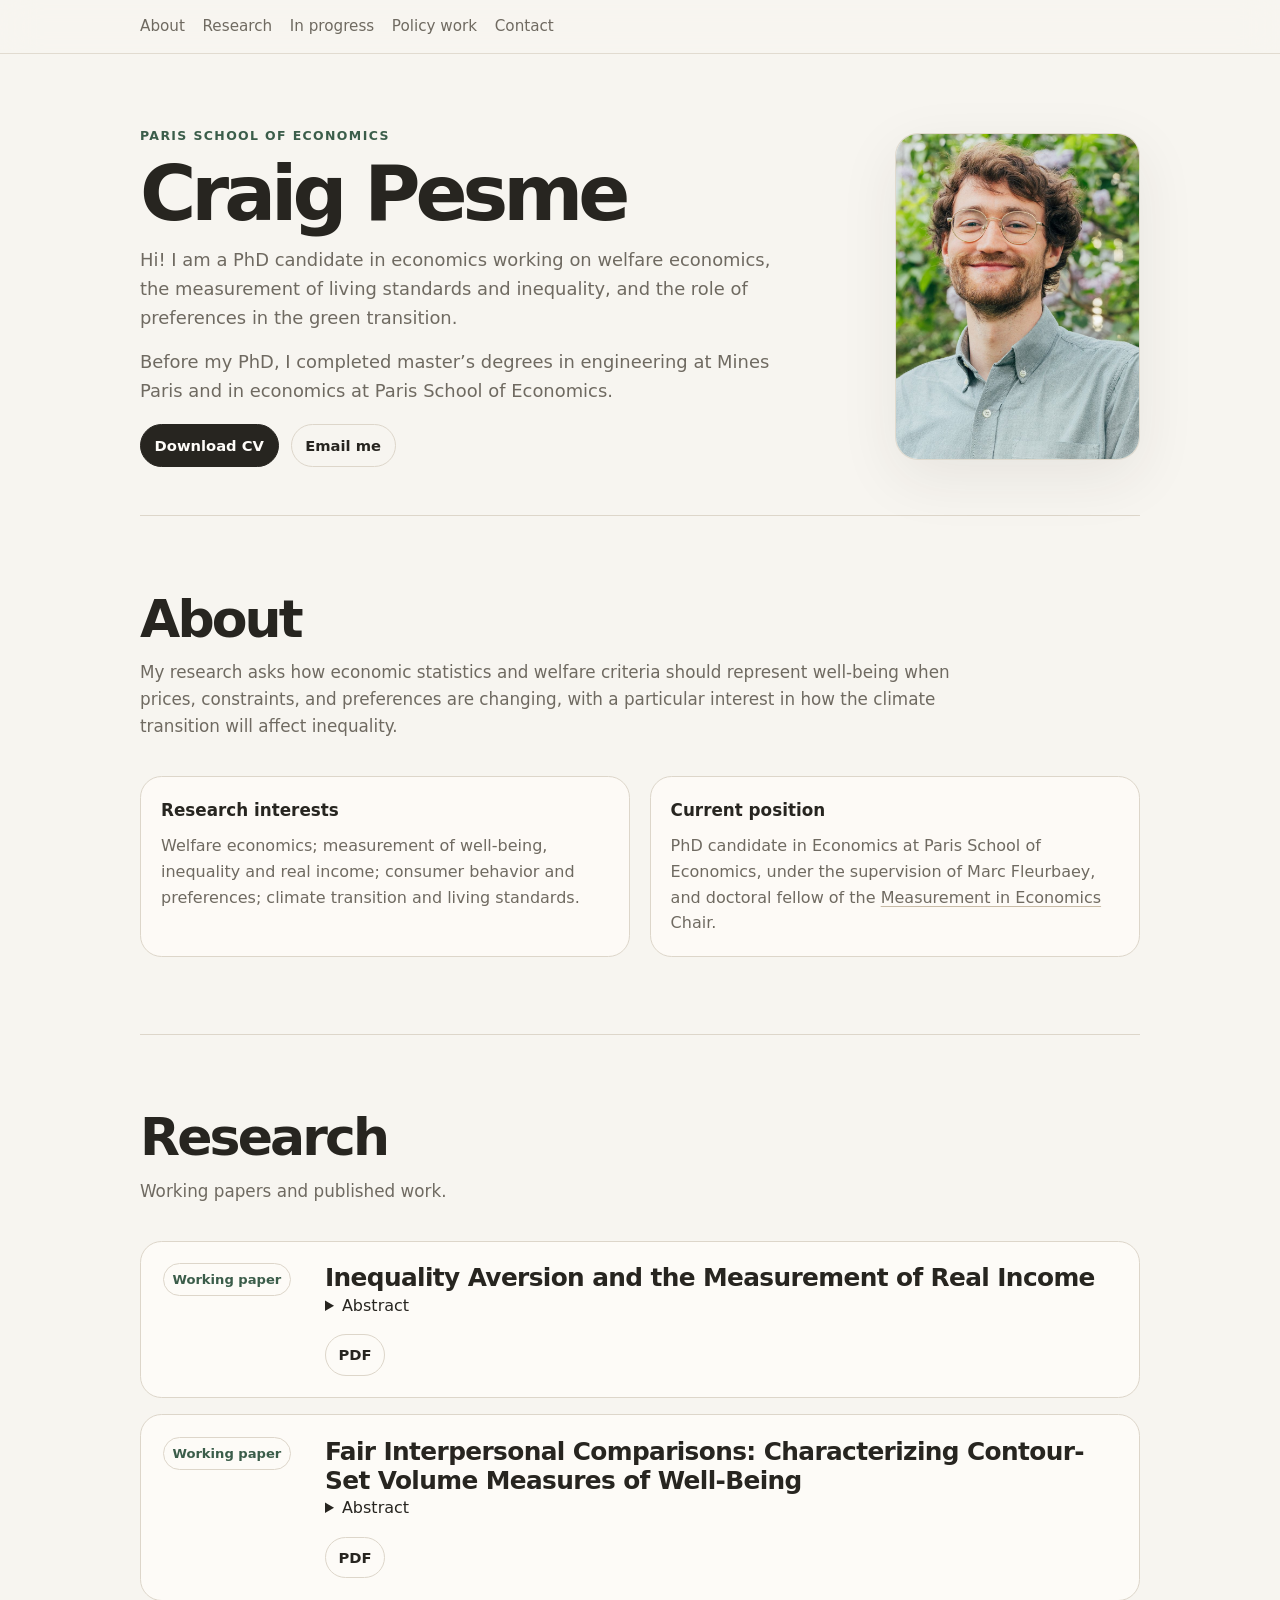
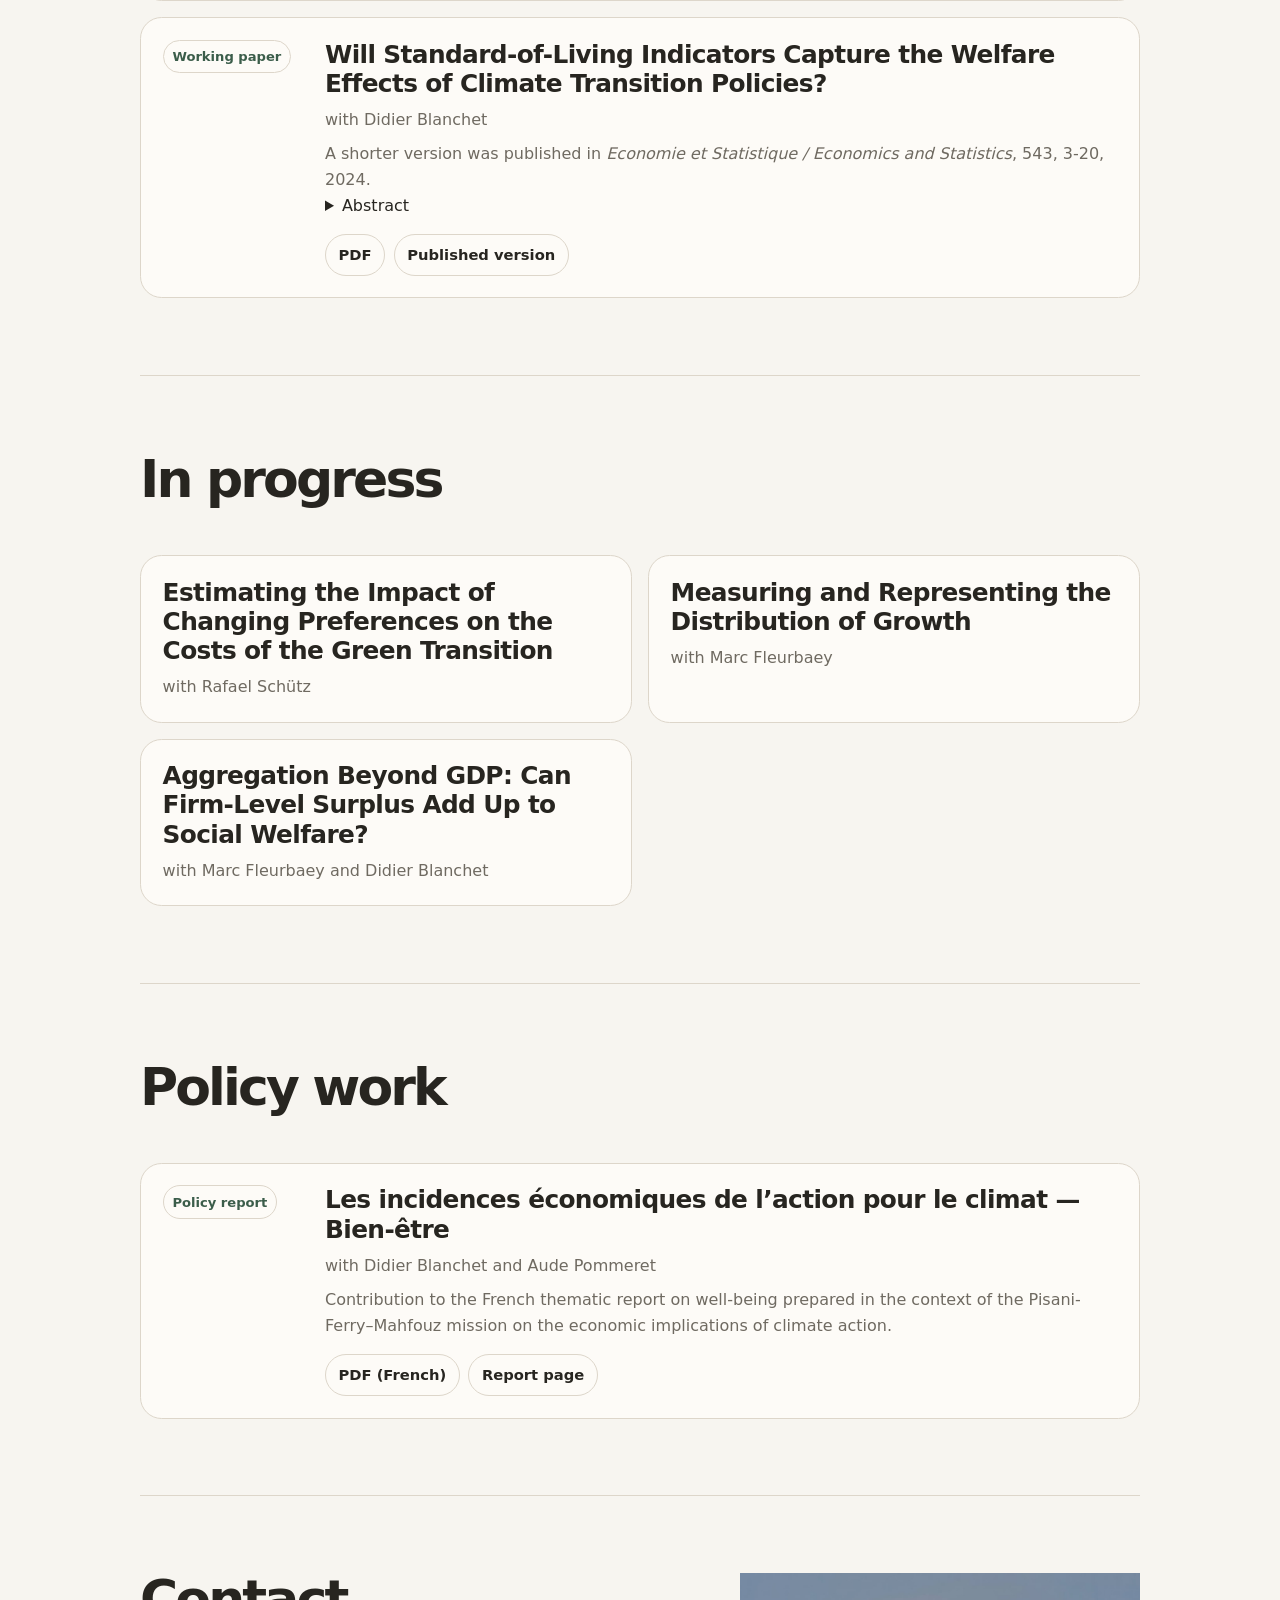
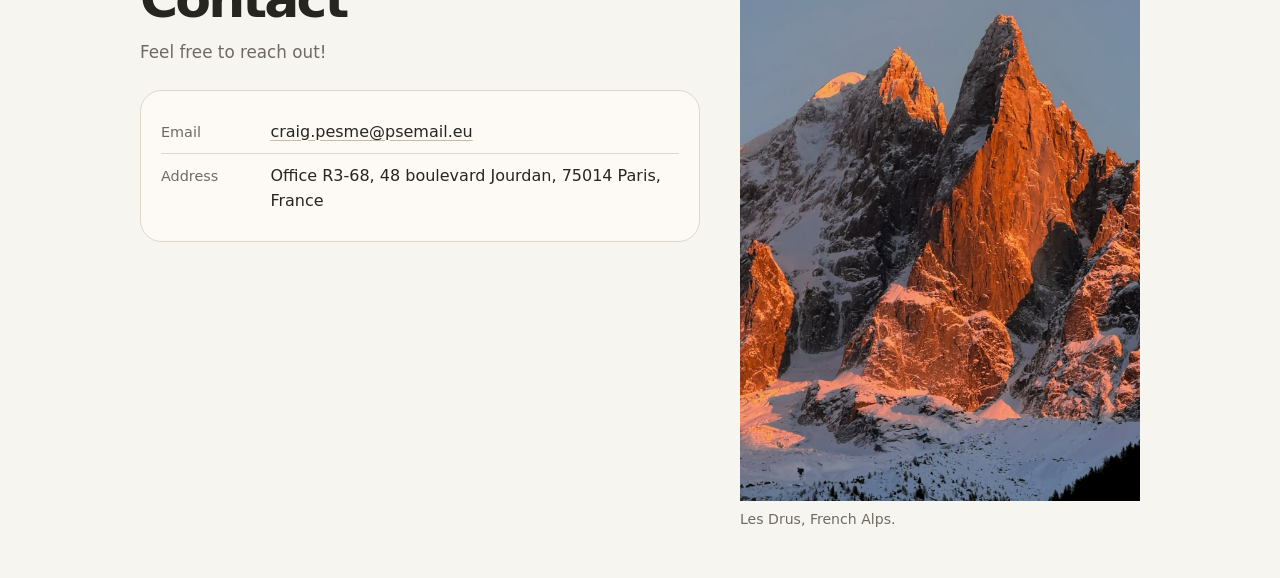
<file: index.html>
<!doctype html>
<html lang="en">
<head>
  <meta name="google-site-verification" content="8nn1Uok_SbDQmrMVfkWJb2hwRHEvw15b2XIhbdbuSA8" />
  <meta charset="utf-8">
  <meta name="viewport" content="width=device-width, initial-scale=1">
  <title>Craig Pesme · Economics</title>
  <meta name="description" content="Academic website of Craig Pesme, PhD candidate in economics at Paris School of Economics.">
  <link rel="canonical" href="https://craigpesme.github.io/">
  <meta property="og:title" content="Craig Pesme · Economics">
  <meta property="og:description" content="Welfare economics, well-being measurement, real income, preferences, and climate transition.">
  <meta property="og:type" content="website">
  <meta property="og:url" content="https://craigpesme.github.io/">
  <meta property="og:image" content="https://craigpesme.github.io/assets/img/og-image.jpg">
  <meta name="twitter:card" content="summary_large_image">
  <link rel="icon" href="assets/img/favicon.svg" type="image/svg+xml">
  <link rel="stylesheet" href="assets/css/styles.css">
  <script defer src="assets/js/main.js"></script>
  <script type="application/ld+json">
  {
    "@context": "https://schema.org",
    "@type": "Person",
    "name": "Craig Pesme",
    "url": "https://craigpesme.github.io/",
    "email": "mailto:craig.pesme@psemail.eu",
    "affiliation": {
      "@type": "CollegeOrUniversity",
      "name": "Paris School of Economics"
    },
    "jobTitle": "PhD Candidate in Economics"
  }
  </script>
</head>
<body>
  <a class="skip-link" href="#main">Skip to content</a>
  <header class="site-header">
    <nav class="nav" aria-label="Primary navigation">
      <button class="nav-toggle" type="button" aria-expanded="false" aria-controls="nav-links">Menu</button>
      <div class="nav-links" id="nav-links">
        <a href="#about">About</a>
        <a href="#papers">Research</a>
        <a href="#progress">In progress</a>
        <a href="#policy">Policy work</a>
        <a href="#contact">Contact</a>
      </div>
    </nav>
  </header>

  <main id="main">
    <section class="hero" id="top" aria-label="Introduction">
      <div>
        <p class="eyebrow">Paris School of Economics</p>
        <h1>Craig Pesme</h1>
<p class="hero-text">Hi! I am a PhD candidate in economics working on welfare economics, the measurement of living standards and inequality, and the role of preferences in the green transition.</p>
<p class="hero-text">Before my PhD, I completed master’s degrees in engineering at Mines Paris and in economics at Paris School of Economics.</p>
        <div class="hero-actions">
          <a class="button primary" href="assets/files/craig-pesme-cv.pdf">Download CV</a>
          <a class="button" href="mailto:craig.pesme@psemail.eu">Email me</a>
        </div>
      </div>
      <div class="portrait-wrap" aria-label="Portrait of Craig Pesme">
        <img src="assets/img/craig-pesme.jpg" alt="Portrait of Craig Pesme" width="900" height="1261">
      </div>
    </section>

    <section class="section" id="about">
      <div class="section-heading">
        <div>
          <h2>About</h2>
          <p class="section-intro">My research asks how economic statistics and welfare criteria should represent well-being when prices, constraints, and preferences are changing, with a particular interest in how the climate transition will affect inequality.</p>
        </div>
      </div>
      <div class="about-grid">
        <article class="card">
          <h3>Research interests</h3>
          <p>Welfare economics; measurement of well-being, inequality and real income; consumer behavior and preferences; climate transition and living standards.</p>
          
        </article>
        <article class="card">
          <h3>Current position</h3>
          <p>PhD candidate in Economics at Paris School of Economics, under the supervision of Marc Fleurbaey, and doctoral fellow of the <a href="https://www.parisschoolofeconomics.eu/en/research/research-initiatives/research-chairs/measurement-in-economics-chair/" target="_blank" rel="noopener noreferrer">Measurement in Economics</a> Chair.</p>
        </article>
      </div>
    </section>

    <section class="section" id="papers">
      <div class="section-heading">
        <div>
          <h2>Research</h2>
          <p class="section-intro">Working papers and published work.</p>
        </div>
      </div>

      <div class="paper-list">


        <article class="paper-card">
          <span class="status">Working paper</span>
          <div>
            <h3>Inequality Aversion and the Measurement of Real Income</h3>
            <details class="abstract">
              <summary>Abstract</summary>
              <p>Under non-homothetic preferences, the measurement of real income is not ethically innocuous. Money-metric utility and related welfare indices require a choice of reference prices, and different admissible choices can change conclusions about growth comparisons, inflation inequality, and aggregate welfare. This paper studies how individual welfare should be cardinalized, and how social welfare should be evaluated, when that normalization choice itself affects the degree of inequality aversion embodied in the social ranking. The paper proposes an axiomatic approach in which inequality aversion is made primitive through a transfer principle based on tolerated leakage in equalizing income transfers. The tolerated leakage is summarized by a concave function φ, yielding the notion of φ-prioritarianism. Together with standard axioms, it characterizes a canonical notion of real income and a canonical social ranking. Under additional conditions, the latter can be written as a prioritarian sum of money-metric utilities with an endogenously selected reference price system. The paper then derives explicit formulas for standard non-homothetic demand systems, including Gorman polar form, PIGL, and non-homothetic CES, and shows how the resulting welfare measure can be expressed as a correction to Divisia-style growth indices. Finally, the analysis is extended to heterogeneous preferences, clarifying what can and cannot be recovered once interpersonal comparability must also be addressed.</p>
            </details>
            <div class="paper-links">
              <a class="button" href="assets/files/inequality-aversion-real-income.pdf">PDF</a>
            </div>
          </div>
        </article>

        <article class="paper-card">
          <span class="status">Working paper</span>
          <div>
            <h3>Fair Interpersonal Comparisons: Characterizing Contour-Set Volume Measures of Well-Being</h3>
            <details class="abstract">
              <summary>Abstract</summary>
              <p>How can welfare be compared across individuals with heterogeneous preferences without imposing arbitrary interpersonal utility normalizations? A situation is a pair (x, R), consisting of a bundle and a preference relation. Building on the contour-based approach to fairness and well-being measurement, the paper first characterizes the relevant information in a situation by its opportunity-equivalent profile: the collection of indices of nested opportunity sets whose best attainable element is just indifferent to the individual’s actual bundle. The main question of the paper is then whether such contour-based well-being measures can be neutral with respect to commodity labels and units of measurement. It is shown that these neutrality requirements are incompatible with Pareto on unrestricted domains of continuous, convex, and monotone preferences. Positive results therefore require common restrictions on the geometry of admissible preferences. Under such restrictions, and conditional on a separability axiom of contour information, neutrality characterizes a family of volume-type well-being measures. These measures evaluate a situation by the weighted volume of the relevant lower or upper contour set. They can therefore be interpreted as a continuous generalization of Borda-count ranking methods: they count the alternatives dominated by the individual’s actual bundle. For CES preferences, the representation yields a geometrically normalized utility index.</p>
            </details>
            <div class="paper-links">
              <a class="button" href="assets/files/fair-interpersonal-comparisons.pdf">PDF</a>
            </div>
          </div>
        </article>



        <article class="paper-card">
          <span class="status">Working paper</span>
          <div>
            <h3>Will Standard-of-Living Indicators Capture the Welfare Effects of Climate Transition Policies?</h3>
            <p class="authors"> with Didier Blanchet</p>
            <p class="note">A shorter version was published in <em>Economie et Statistique / Economics and Statistics</em>, 543, 3-20, 2024.</p>
            <details class="abstract">
              <summary>Abstract</summary>
              <p>Climate policies are designed to reduce future well-being losses from climate change, but they may impose short and medium-run costs on households. This article asks whether standard measures of living standards will accurately record these costs as the transition unfolds. We use a stylized model to compare the evolution of standard indicators with consumer utility under three transition mechanisms: green creative destruction, taxation of carbon-intensive goods, and quantitative restrictions on their consumption. Price-mediated mechanisms are, in principle, largely captured by existing indicators, although new-good effects and non-homothetic preferences generate familiar index-number problems. However, regulatory constraints can reduce welfare without changing either nominal income or observed prices, and can therefore leave measured real income unchanged. We then discuss how equivalent-income methods can be used to monetize such constraints and to incorporate non-monetary co-benefits such as health or environmental quality. Finally, we discuss how the welfare interpretation of chain-weighted real income can partly survive endogenous greening of preferences, while becoming more path-dependent and normatively more fragile.</p>
            </details>
            <div class="paper-links">
              <a class="button" href="assets/files/standard-of-living-indicators-climate-transition.pdf">PDF</a>
              <a class="button" href="https://www.insee.fr/en/statistiques/fichier/8260943/01_ES543_Blanchet-Pesme_EN.pdf">Published version</a>
            </div>
          </div>
        </article>
      </div>
    </section>

    <section class="section" id="progress">
      <div class="section-heading">
        <div>
          <h2>In progress</h2>
          <p class="section-intro"></p>
        </div>
      </div>
      <div class="in-progress-list">
        <article class="paper-card">
          <div>
            <h3>Estimating the Impact of Changing Preferences on the Costs of the Green Transition</h3>
            <p class="authors">with Rafael Schütz</p>
          </div>
        </article>
        <article class="paper-card">
          <div>
            <h3>Measuring and Representing the Distribution of Growth</h3>
            <p class="authors">with Marc Fleurbaey</p>
          </div>
        </article>
        <article class="paper-card">
          <div>
            <h3>Aggregation Beyond GDP: Can Firm-Level Surplus Add Up to Social Welfare?</h3>
            <p class="authors">with Marc Fleurbaey and Didier Blanchet</p>
          </div>
        </article>

      </div>
    </section>

    <section class="section" id="policy">
      <div class="section-heading">
        <div>
          <h2>Policy work</h2>
          <p class="section-intro">
        </div>
      </div>
      <div class="paper-list">
        <article class="paper-card">
          <span class="status">Policy report</span>
          <div>
            <h3>Les incidences économiques de l’action pour le climat — Bien-être</h3>
            <p class="authors">with Didier Blanchet and Aude Pommeret</p>
            <p class="note">Contribution to the French thematic report on well-being prepared in the context of the Pisani-Ferry–Mahfouz mission on the economic implications of climate action.</p>
            <div class="paper-links">
              <a class="button" href="https://www.strategie-plan.gouv.fr/files/files/Publications/Rapport/fs-2023-les_incidences_economiques_de_laction_pour_le_climat-thematique-bien-etre.pdf">PDF (French)</a>
              <a class="button" href="https://www.strategie-plan.gouv.fr/publications/incidences-economiques-de-laction-climat">Report page</a>
            </div>
          </div>
        </article>
      </div>
    </section>


    <section class="section contact-section" id="contact">
  <div class="contact-layout">
    <div class="contact-left">
      <div class="section-heading">
        <div>
          <h2>Contact</h2>
          <p class="section-intro">Feel free to reach out!</p>
        </div>
      </div>
  <div class="contact-panel">
    <div class="contact-row">
      <span class="label">Email</span>
      <a href="mailto:craig.pesme@psemail.eu">craig.pesme@psemail.eu</a>
    </div>

    <div class="contact-row">
      <span class="label">Address</span>
      <span>Office R3-68, 48 boulevard Jourdan, 75014 Paris, France</span>
    </div>
  </div>
</div>

<figure class="contact-mountain">
  <img src="assets/img/les-drus.jpg" alt="Les Drus in the Alps">
  <figcaption>Les Drus, French Alps.</figcaption>
</figure>
  </div>
</section>

  </main>
<footer class="site-footer">
</footer>
</body>
</html>
</file>
<file: assets/css/styles.css>
:root {
  --bg: #f7f5f0;
  --surface: #fffdf9;
  --text: #272520;
  --muted: #6f6a61;
  --line: #ddd6ca;
  --accent: #8b6f47;
  --accent-2: #3b5d4a;
  --max: 1040px;
  color-scheme: light;
}

* { box-sizing: border-box; }
html { scroll-behavior: smooth; }
body {
  margin: 0;
  font-family: Inter, ui-sans-serif, system-ui, -apple-system, BlinkMacSystemFont, "Segoe UI", sans-serif;
  background: var(--bg);
  color: var(--text);
  line-height: 1.6;
  text-rendering: optimizeLegibility;
}

a { color: inherit; text-decoration-color: rgba(139,111,71,0.45); text-underline-offset: 0.18em; }
a:hover { color: var(--accent); text-decoration-color: currentColor; }
img { max-width: 100%; display: block; }

.skip-link {
  position: absolute;
  left: 1rem;
  top: -3rem;
  background: var(--text);
  color: var(--surface);
  padding: .55rem .75rem;
  border-radius: .5rem;
  z-index: 10;
}
.skip-link:focus { top: 1rem; }

.site-header {
  position: sticky;
  top: 0;
  z-index: 5;
  border-bottom: 1px solid rgba(221,214,202,.85);
  background: rgba(247,245,240,.88);
  backdrop-filter: blur(18px);
}
.nav {
  max-width: var(--max);
  margin: 0 auto;
  padding: .9rem 1.25rem;
  display: flex;
  align-items: center;
  justify-content: space-between;
  gap: 1rem;
}
.brand {
  font-weight: 650;
  letter-spacing: -0.02em;
  text-decoration: none;
}
.nav-links {
  display: flex;
  gap: 1.1rem;
  align-items: center;
  font-size: .95rem;
  color: var(--muted);
}
.nav-links a { text-decoration: none; }
.nav-links a:hover, .nav-links a.is-active { color: var(--text); }
.nav-toggle { display: none; }

main { max-width: var(--max); margin: 0 auto; padding: 0 1.25rem; }
.hero {
  display: grid;
  grid-template-columns: minmax(0, 1fr) 245px;
  gap: clamp(1.5rem, 4vw, 3rem);
  align-items: center;
  padding: clamp(2.25rem, 6vw, 4.5rem) 0 clamp(1.5rem, 4vw, 3rem);
}
.hero > div:first-child {
  max-width: 680px;
}
.eyebrow {
  margin: 0 0 .75rem;
  color: var(--accent-2);
  font-size: .78rem;
  font-weight: 650;
  letter-spacing: .11em;
  text-transform: uppercase;
}
h1 {
  margin: 0;
  font-size: clamp(2.6rem, 7vw, 4.8rem);
  line-height: .94;
  letter-spacing: -0.065em;
}
.hero-text {
  max-width: 640px;
  margin: 1rem 0 0;
  color: var(--muted);
  font-size: clamp(.98rem, 1.5vw, 1.12rem);
}
.hero-actions, .paper-links, .section-actions {
  display: flex;
  flex-wrap: wrap;
  gap: .75rem;
  margin-top: 1.15rem;
}
.button {
  display: inline-flex;
  align-items: center;
  justify-content: center;
  min-height: 2.75rem;
  padding: .72rem 1rem;
  border: 1px solid var(--line);
  border-radius: 999px;
  background: transparent;
  color: var(--text);
  text-decoration: none;
  font-weight: 560;
  transition: transform .16s ease, border-color .16s ease, background-color .16s ease;
}
.button:hover { transform: translateY(-1px); border-color: var(--accent); background: rgba(139,111,71,.07); color: var(--text); }
.button.primary { background: var(--text); color: var(--surface); border-color: var(--text); }
.button.primary:hover { background: #3a342b; color: var(--surface); }

.hero-actions .button {
  min-height: 2.35rem;
  padding: .55rem .85rem;
  font-size: .92rem;
}

.portrait-wrap {
  align-self: center;
  justify-self: end;
  width: 245px;
  max-width: 245px;
  min-height: 0;
  aspect-ratio: 3 / 4;
  border-radius: 1.45rem;
  overflow: hidden;
  border: 1px solid rgba(221,214,202,.9);
  background: var(--surface);
  box-shadow: 0 18px 60px rgba(47,42,34,.08);
}
.portrait-wrap img {
  width: 100%;
  height: 100%;
  object-fit: cover;
  object-position: 52% 26%;
}

.section {
  padding: clamp(2.5rem, 6vw, 5rem) 0;
  border-top: 1px solid var(--line);
}
.section-heading {
  display: grid;
  grid-template-columns: 1fr;
  gap: .55rem;
  align-items: start;
  margin-bottom: 2.25rem;
}
.section-heading > div {
  max-width: 850px;
}
.section-number {
  color: var(--accent);
  font-size: .85rem;
  font-weight: 650;
  letter-spacing: .08em;
}
h2 {
  margin: 0;
  font-size: clamp(2rem, 4.5vw, 3.25rem);
  line-height: 1;
  letter-spacing: -0.055em;
}
.section-intro {
  margin: .9rem 0 0;
  max-width: 850px;
  color: var(--muted);
  font-size: 1.05rem;
}

.about-grid {
  display: grid;
  grid-template-columns: 1fr 1fr;
  gap: 1.2rem;
}
.card {
  border: 1px solid var(--line);
  border-radius: 1.35rem;
  background: rgba(255,253,249,.76);
  padding: 1.25rem;
}
.card h3 { margin: 0 0 .6rem; font-size: 1.05rem; }
.card p { margin: 0; color: var(--muted); }
.tags { display: flex; flex-wrap: wrap; gap: .55rem; margin-top: .75rem; }
.tag {
  display: inline-flex;
  border: 1px solid var(--line);
  border-radius: 999px;
  padding: .38rem .62rem;
  color: var(--muted);
  background: rgba(255,255,255,.45);
  font-size: .92rem;
}

.paper-list { display: grid; gap: 1rem; }
.paper-card {
  display: grid;
  grid-template-columns: 140px minmax(0,1fr);
  gap: 1.4rem;
  padding: 1.35rem;
  border: 1px solid var(--line);
  border-radius: 1.35rem;
  background: rgba(255,253,249,.78);
}
.status {
  align-self: start;
  width: fit-content;
  border: 1px solid var(--line);
  border-radius: 999px;
  padding: .32rem .55rem;
  color: var(--accent-2);
  font-size: .82rem;
  font-weight: 650;
  white-space: nowrap;
}
.paper-card h3 { margin: 0; font-size: clamp(1.18rem, 2.5vw, 1.55rem); line-height: 1.18; letter-spacing: -0.025em; }
.authors, .venue, .note { color: var(--muted); }
.authors { margin: .35rem 0 .7rem; }
.paper-card p { margin: .55rem 0 0; }
.paper-links { margin-top: 1rem; gap: .55rem; }
.paper-links .button { min-height: 2.25rem; padding: .5rem .78rem; font-size: .92rem; }

.in-progress-list { display: grid; grid-template-columns: 1fr 1fr; gap: 1rem; }
.in-progress-list .paper-card { grid-template-columns: 1fr; }

.cv-panel {
  display: grid;
  grid-template-columns: minmax(0,1fr) auto;
  gap: 1.5rem;
  align-items: center;
  border: 1px solid var(--line);
  border-radius: 1.6rem;
  padding: 1.45rem;
  background: rgba(255,253,249,.78);
}
.cv-panel p { color: var(--muted); margin: .45rem 0 0; }

/* Contact section */

.contact-layout {
  display: grid;
  grid-template-columns: minmax(0, 560px) minmax(300px, 400px);
  gap: 2.5rem;
  align-items: stretch;
}

.contact-left {
  display: flex;
  flex-direction: column;
}

.contact-section .section-heading {
  margin-bottom: 1.5rem;
}

.contact-panel {
  border: 1px solid var(--line);
  border-radius: 1.35rem;
  background: rgba(255,253,249,.75);
  padding: 1.15rem 1.25rem;
  max-width: 560px;
}

.contact-row {
  display: grid;
  grid-template-columns: 95px minmax(0, 1fr);
  gap: 0.9rem;
  align-items: baseline;
  padding: 0.55rem 0;
}

.contact-row + .contact-row {
  border-top: 1px solid var(--line);
}

.contact-row .label {
  color: var(--muted);
  font-size: 0.9rem;
}

/* Mountain image: deliberately NOT a card */
.contact-mountain {
  margin: 0;
  padding: 0;
  border: none;
  background: transparent;
  box-shadow: none;
  border-radius: 0;
  overflow: visible;
  align-self: stretch;
}

.contact-mountain img {
  width: 100%;
  height: 100%;
  min-height: 330px;
  object-fit: cover;
  object-position: center;
  border-radius: 0;
  box-shadow: none;
}

.contact-mountain figcaption {
  margin: 0.55rem 0 0;
  padding: 0;
  border: none;
  background: transparent;
  color: var(--muted);
  font-size: 0.88rem;
  line-height: 1.35;
}

@media (max-width: 760px) {
  .contact-layout {
    grid-template-columns: 1fr;
  }

  .contact-panel {
    max-width: none;
  }

  .contact-mountain img {
    height: 240px;
    min-height: 0;
  }
}
</file>
